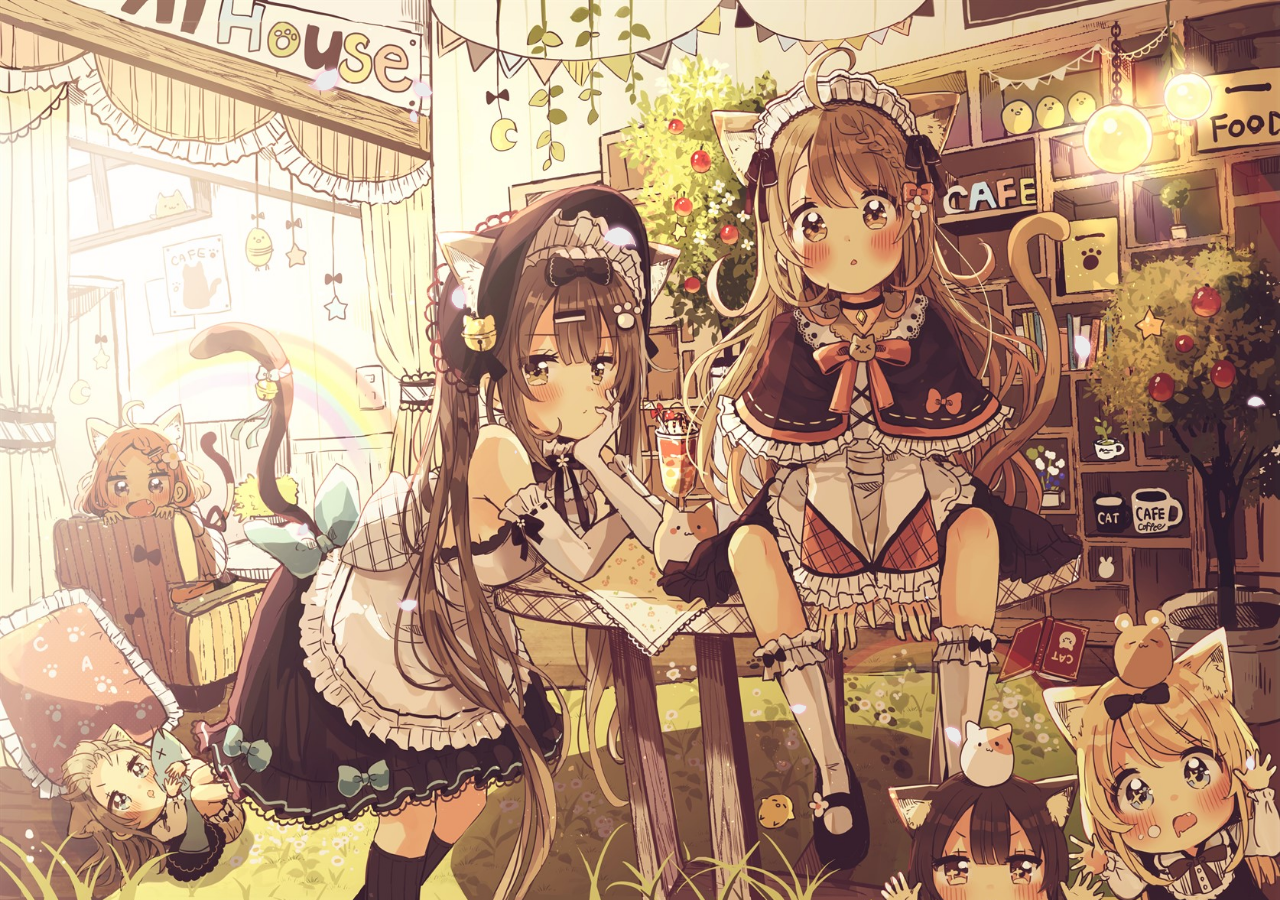
<file: templates/home.html>
<!DOCTYPE html>
<html lang="en">
<head>
    <meta charset="UTF-8">
    <meta http-equiv="X-UA-Compatible" content="IE=edge">
    <meta name="viewport" content="width=device-width, initial-scale=1.0">
    <link rel="stylesheet" href="../statics/css/home.css">
    <title>Welcome</title>
</head>
<body>
    <!-- 飘雪效果 -->
    <script type="text/javascript" src="../statics/js/sakura.js"></script>

    <!-- 音乐播放器 -->
    
</body>
</html>
</file>
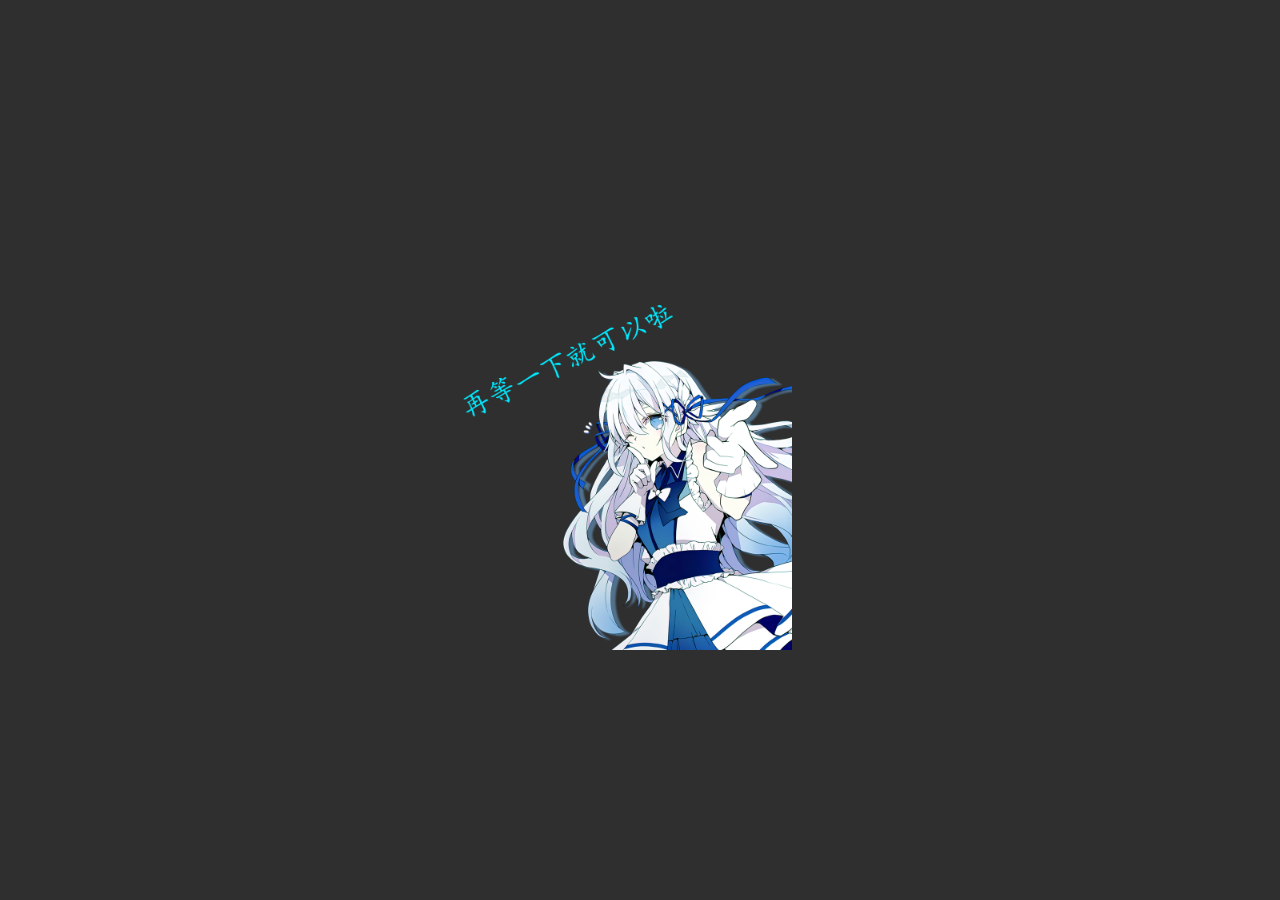
<file: templates/loading.html>
<!DOCTYPE html>
<html lang="zh-cmn-Hans">

<head>
    <title>Loading...</title>
    <meta charset="UTF-8">
    <!--
    <link rel="icon" href="../statics/ico/loadingico.jpeg">
    <link rel="stylesheet" href="../statics/css/home.css"> 
    -->

    <style type="text/css">

    #v4-pre-loaded {
        background-color: #2f2f2f;
        position: fixed;
        top: 0;
        left: 0;
        right: 0;
        bottom: 0;
        overflow: hidden;
        z-index: 99999999;
        text-align: center;
        -webkit-transition: all 1s linear;
        transition: all 1s linear
    }

    #v4-pre-loaded:before,#v4-pre-loaded .loading {
        display: inline-block;
        vertical-align: middle
    }

    #v4-pre-loaded:before {
        content: '';
        height: 100%
    }

    #v4-pre-loaded .loading {
        width: 380px;
        height: 400px;
        background: url(../statics/bg/loading.png) 100% no-repeat;
        background-size: cover;
        background-position: -40px center;
        -webkit-transition: all 1s linear;
        transition: all 1s linear;
        -webkit-animation: loadingInit 1.7s cubic-bezier(.455, .03, .515, .955) infinite;
                animation: loadingInit 1.7s cubic-bezier(.455, .03, .515, .955) infinite; 
    }

    @-webkit-keyframes loadingInit {
        from, to {
        -webkit-transform: translateY(-25vh) scaleY(1.02);
                transform: translateY(-25vh) scaleY(1.02);
        }
        80% {
        -webkit-transform: translateY(5vh) scaleY(.98);
                transform: translateY(5vh) scaleY(.98);
        }
    }

    @keyframes loadingInit {
        from, to {
        -webkit-transform: translateY(-25vh) scaleY(1.02);
                transform: translateY(-25vh) scaleY(1.02);
        }
        80% {
        -webkit-transform: translateY(5vh) scaleY(.98);
                transform: translateY(5vh) scaleY(.98);
        }
    }

    #v4-pre-loaded.hide {
        opacity: 0;
        visibility: hidden
    }

    </style>
</head>
<body>
     
<div id="v4-pre-loaded">
    <div class="loading"></div>
</div>
</body>
</html>
</file>
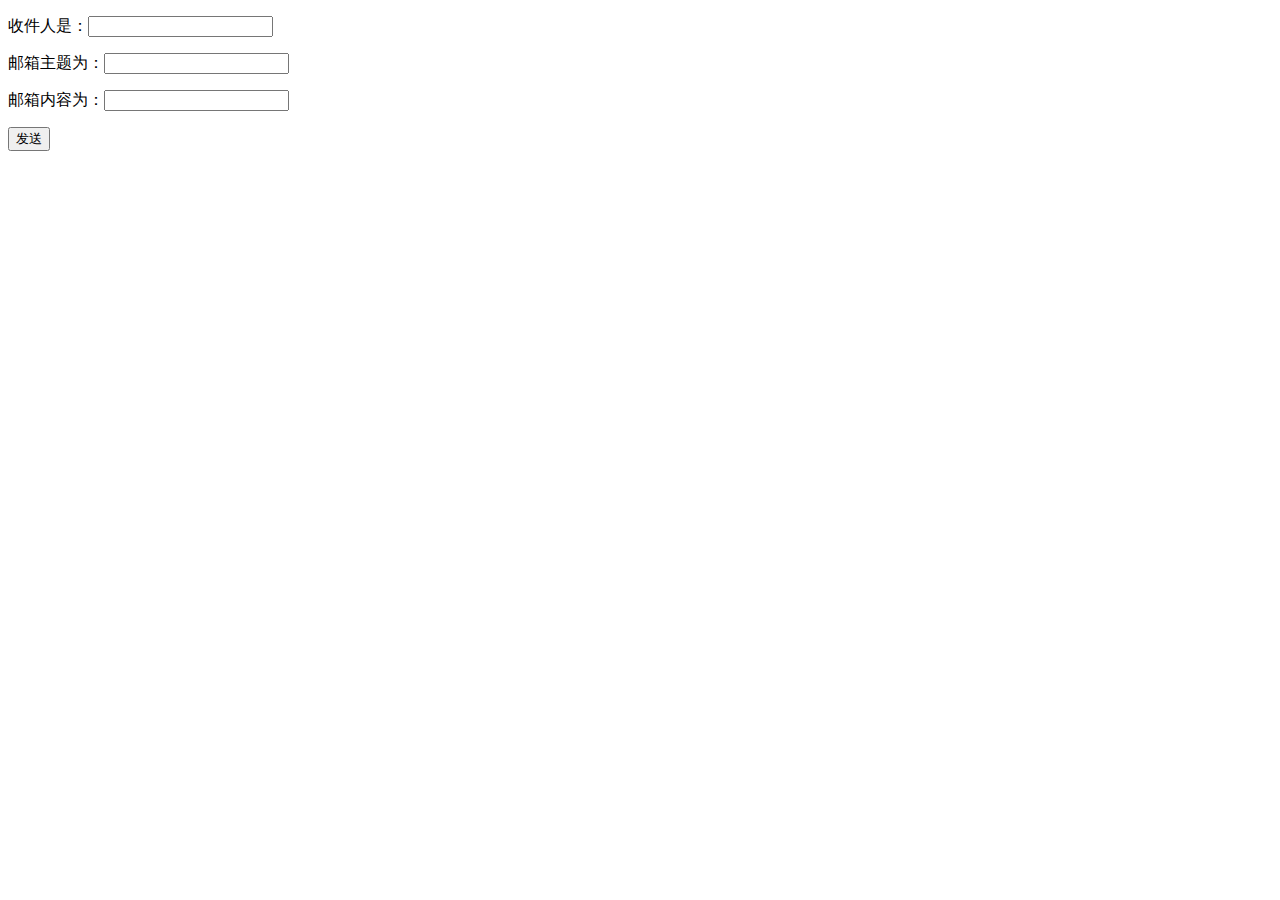
<file: mail_test/templates/write.html>
<!DOCTYPE html>
<html lang="en">
<head>
    <meta charset="UTF-8">
    <title>Title</title>
</head>
<body>
    <form action="{{ url_for('send_mail') }}" method="post">
        <p>收件人是：<input type="text" name="username"></p>
        <p>邮箱主题为：<input type="text" name="theme"></p>
        <p>邮箱内容为：<input type="text" name="content"></p>
        <p><input type="submit" value="发送"></p>
    </form>
</body>
</html>
</file>
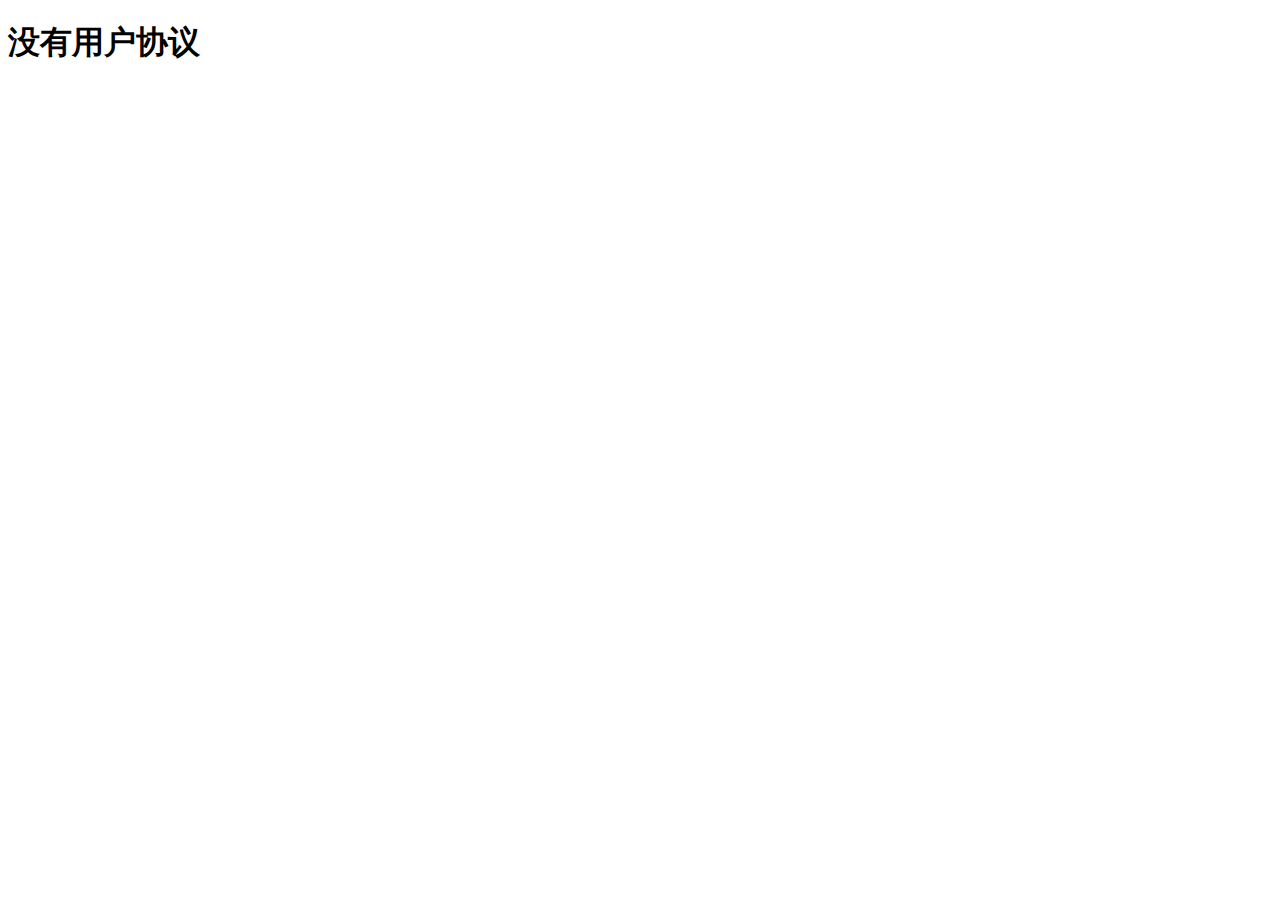
<file: my_app/templates/agreement.html>
<!DOCTYPE html>
<html lang="en">
<head>
    <meta charset="UTF-8">
    <meta http-equiv="X-UA-Compatible" content="IE=edge">
    <meta name="viewport" content="width=device-width, initial-scale=1.0">
    <title>Subscriber Agreement</title>
</head>

<body>
    <h1>没有用户协议</h1>
</body>
</html>
</file>
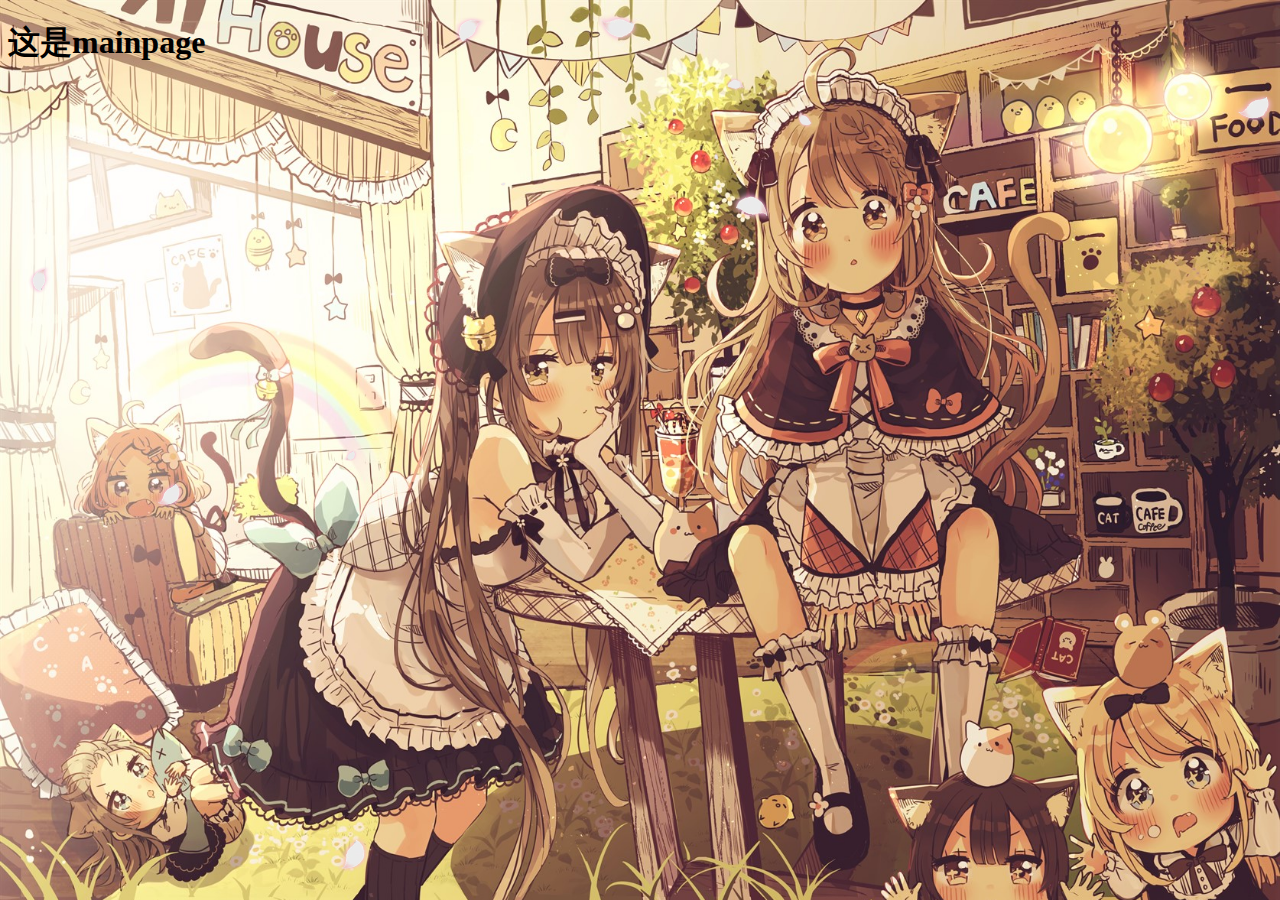
<file: my_app/templates/blogpage.html>
<!DOCTYPE html>
<html lang="en">
<head>
    <meta charset="UTF-8">
    <meta http-equiv="X-UA-Compatible" content="IE=edge">
    <meta name="viewport" content="width=device-width, initial-scale=1.0">

    <link rel="stylesheet" href="../static/css/home.css">
    <title>Welcome</title>
</head>

<body>
    <!-- 飘雪效果 -->
    <script type="text/javascript" src="../static/js/sakura.js"></script>
    <h1>这是mainpage</h1>
</body>
</html>
</file>
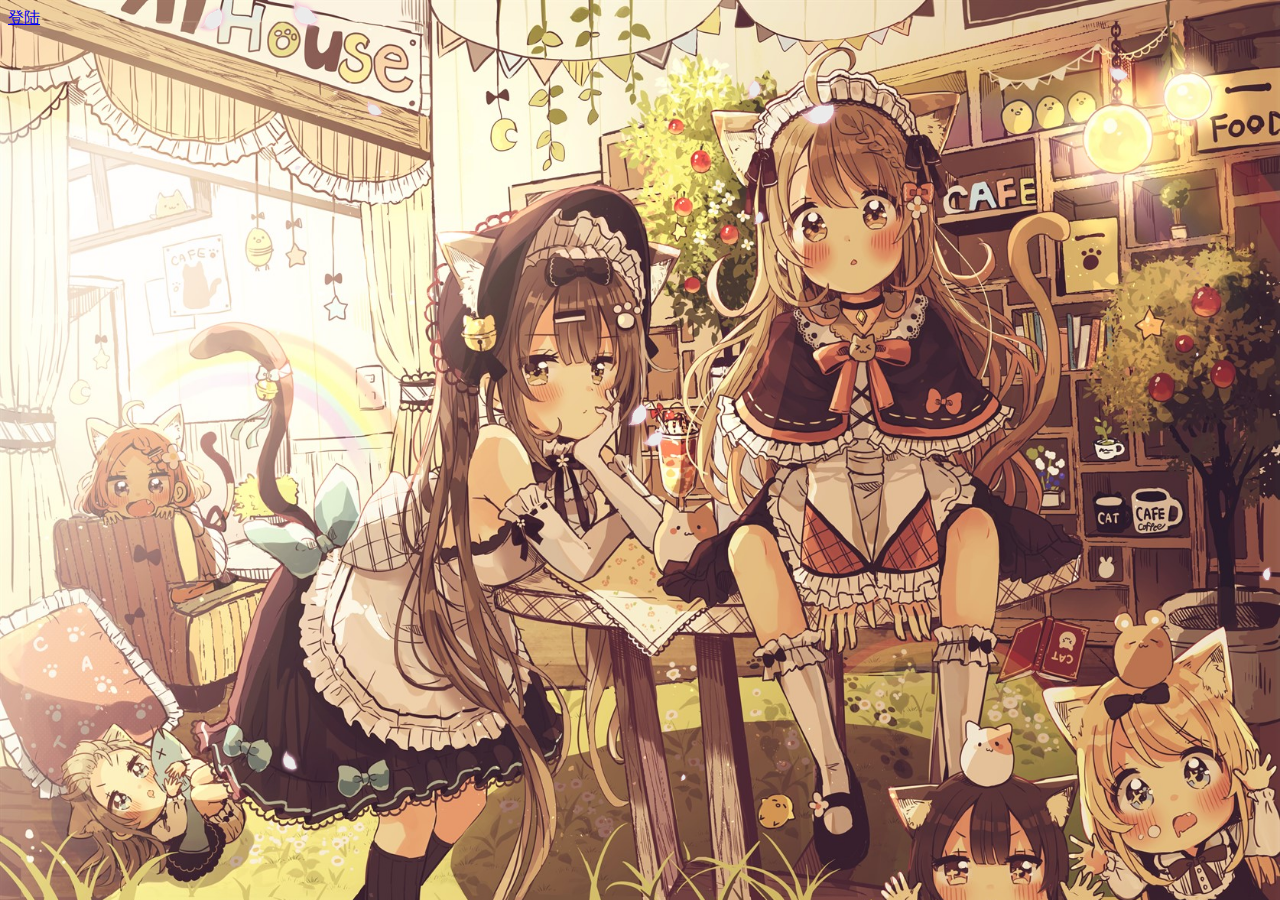
<file: my_app/templates/home.html>
<!DOCTYPE html>
<html lang="en">
<head>
    <meta charset="UTF-8">
    <meta http-equiv="X-UA-Compatible" content="IE=edge">
    <meta name="viewport" content="width=device-width, initial-scale=1.0">

    <link rel="stylesheet" href="../static/css/home.css">
    <title>Welcome</title>
</head>

<body>
    <!-- 飘雪效果 -->
    <script type="text/javascript" src="../static/js/sakura.js"></script>

    <!-- 跳转至登陆界面 -->
    <div class="button">
        <a href="login">登陆</a>
    </div>
    <!-- 音乐播放器 -->
</body>
</html>
</file>
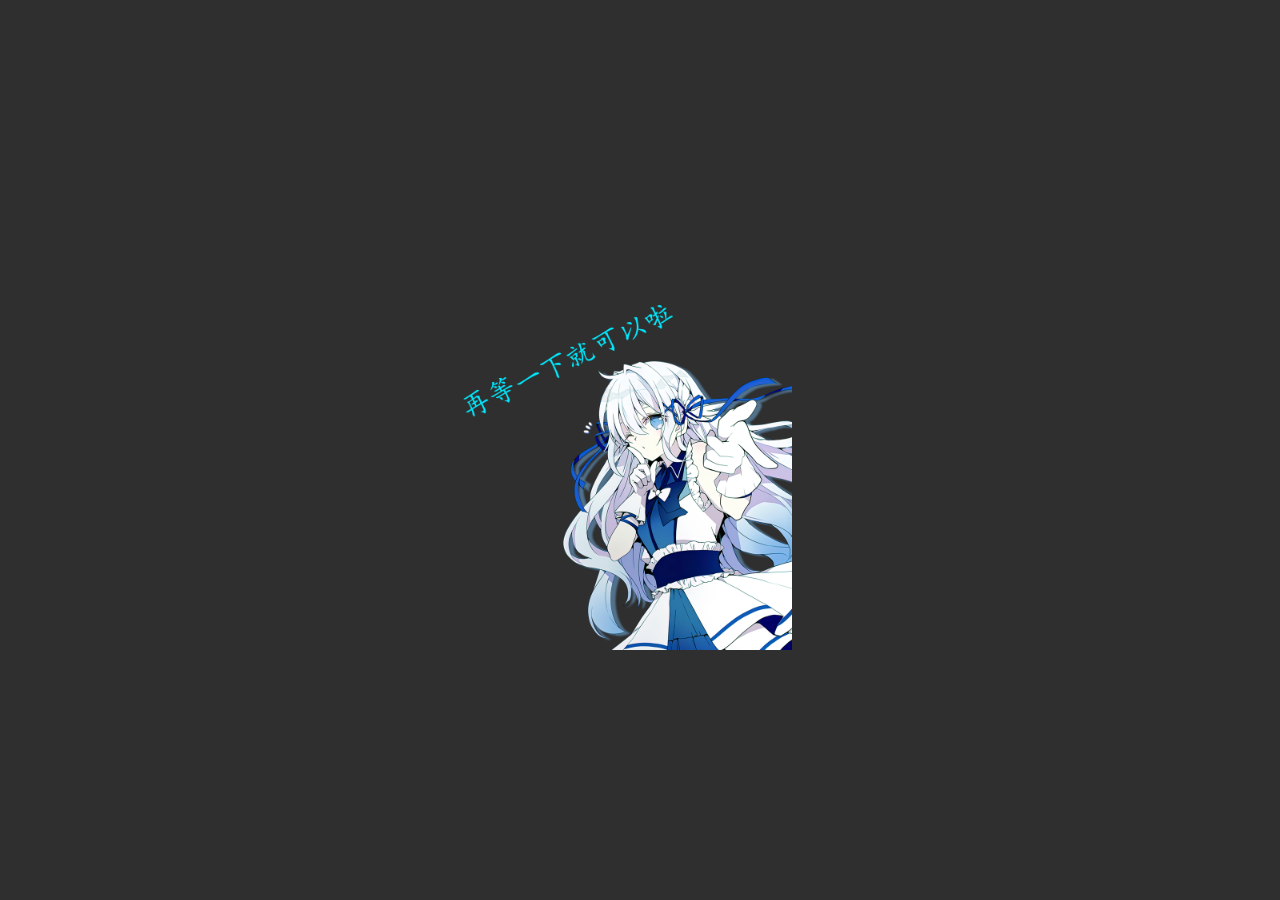
<file: my_app/templates/loading.html>
<!DOCTYPE html>
<html lang="zh-cmn-Hans">

<head>
    <title>Loading...</title>
    <meta charset="UTF-8">
    <meta http-equiv="X-UA-Compatible" content="IE=edge">
    <meta name="viewport" content="width=device-width, initial-scale=1.0">
    <!-- <link rel="icon" href="../static/ico/loadingico.jpeg">
    <link rel="stylesheet" href="../static/css/home.css">  -->

    <style type="text/css">

    #v4-pre-loaded {
        background-color: #2f2f2f;
        position: fixed;
        top: 0;
        left: 0;
        right: 0;
        bottom: 0;
        overflow: hidden;
        z-index: 99999999;
        text-align: center;
        -webkit-transition: all 1s linear;
        transition: all 1s linear
    }

    #v4-pre-loaded:before,#v4-pre-loaded .loading {
        display: inline-block;
        vertical-align: middle
    }

    #v4-pre-loaded:before {
        content: '';
        height: 100%
    }

    #v4-pre-loaded .loading {
        width: 380px;
        height: 400px;
        background: url(../static/bg/loading.png) 100% no-repeat;
        background-size: cover;
        background-position: -40px center;
        -webkit-transition: all 1s linear;
        transition: all 1s linear;
        -webkit-animation: loadingInit 1.7s cubic-bezier(.455, .03, .515, .955) infinite;
                animation: loadingInit 1.7s cubic-bezier(.455, .03, .515, .955) infinite; 
    }

    @-webkit-keyframes loadingInit {
        from, to {
        -webkit-transform: translateY(-25vh) scaleY(1.02);
                transform: translateY(-25vh) scaleY(1.02);
        }
        80% {
        -webkit-transform: translateY(5vh) scaleY(.98);
                transform: translateY(5vh) scaleY(.98);
        }
    }

    @keyframes loadingInit {
        from, to {
        -webkit-transform: translateY(-25vh) scaleY(1.02);
                transform: translateY(-25vh) scaleY(1.02);
        }
        80% {
        -webkit-transform: translateY(5vh) scaleY(.98);
                transform: translateY(5vh) scaleY(.98);
        }
    }

    #v4-pre-loaded.hide {
        opacity: 0;
        visibility: hidden
    }

    </style>
</head>
<body>
     
<div id="v4-pre-loaded">
    <div class="loading"></div>
</div>
</body>
</html>
</file>
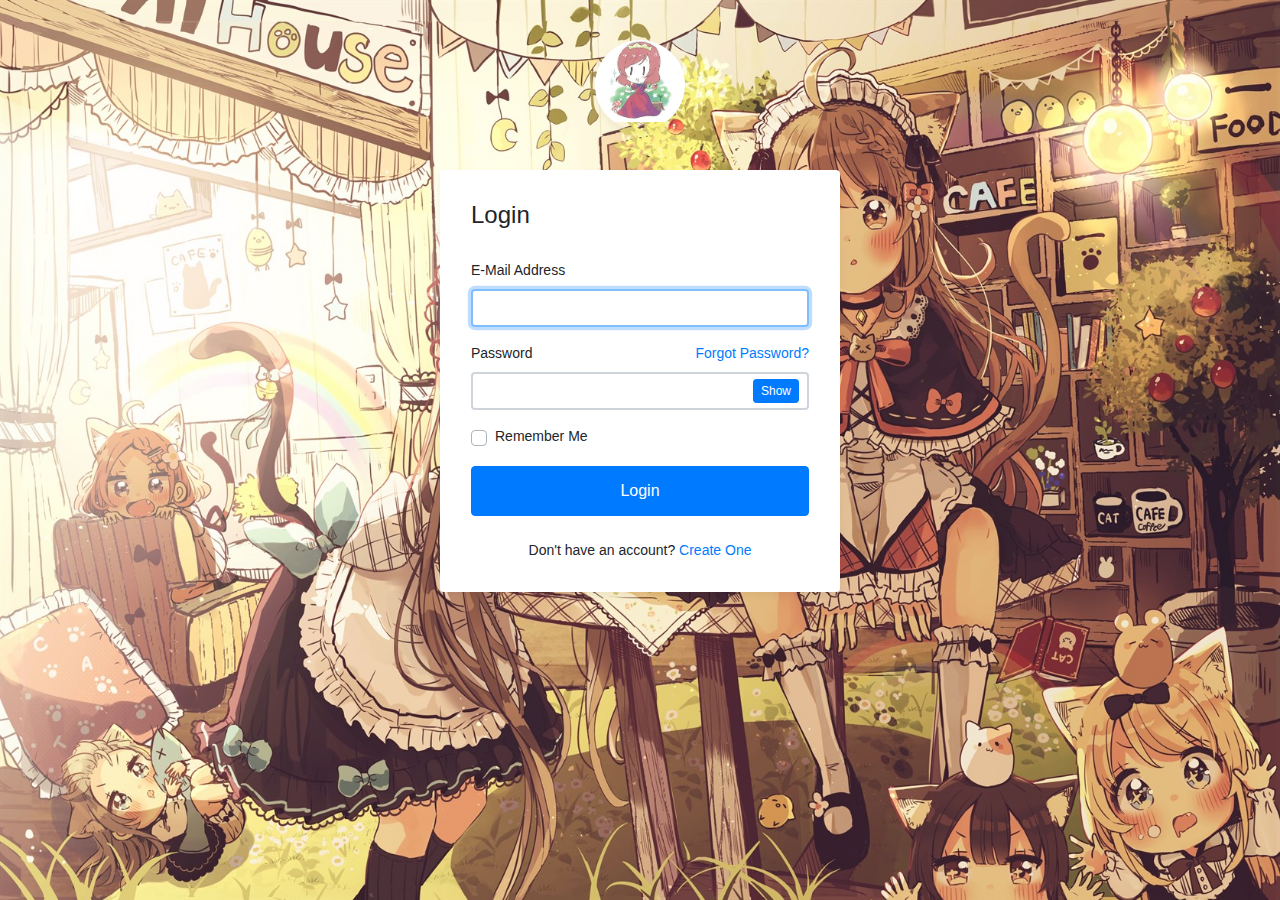
<file: my_app/templates/login.html>
<!DOCTYPE html>
<html lang="en">
<head>
    <meta charset="UTF-8">
    <meta name="viewport" content="width=device-width, initial-scale=1.0">

    <link rel="stylesheet" href="../static/css/common/bootstrap.min.css">
    <link rel="stylesheet" href="../static/css/login.css">
    <title>Login Page</title>

</head>

<body class="my-login-page">
	<section class="h-100">
		<div class="container h-100">
			<div class="row justify-content-md-center h-100">
				<div class="card-wrapper">
					<div class="brand">
						<img src="../static/bg/loginlogo.jpeg" alt="logo">
					</div>

					<div class="card fat">
						<div class="card-body">
							<h4 class="card-title">Login</h4>
							<form method="POST" class="my-login-validation" novalidate="">
								<div class="form-group">
									<label for="email">E-Mail Address</label>
									<input id="email" type="email" class="form-control" name="email" value="" required autofocus>
									<div class="invalid-feedback">
										Email is invalid
									</div>
								</div>

								<div class="form-group">
									<label for="password">Password
										<a href="forgot.html" class="float-right">
											Forgot Password?
										</a>
									</label>
									<input id="password" type="password" class="form-control" name="password" required data-eye>
								    <div class="invalid-feedback">
								    	Password is required
							    	</div>
								</div>

								<div class="form-group">
									<div class="custom-checkbox custom-control">
										<input type="checkbox" name="remember" id="remember" class="custom-control-input">
										<label for="remember" class="custom-control-label">Remember Me</label>
									</div>
								</div>

								<div class="form-group m-0">
									<button type="submit" class="btn btn-primary btn-block">
										Login
									</button>
								</div>
								<div class="mt-4 text-center">
									Don't have an account?  <a href="register.html"> Create One</a>
								</div>
							</form>
						</div>
					</div>
					<!-- <div class="footer">
						Copyright
					</div> -->
				</div>
			</div>
		</div>
	</section>

    <script src="../static/js/common/bootstrap.min.js"></script>
    <script src="../static/js/common/popper.min.js"></script>
    <script src="../static/js/common/jquery-3.3.1.slim.min.js"></script>
    <script src="../static/js/login.js"></script>

</html>
</file>
<file: statics/css/home.css>
body{
    background: url(../bg/wallpaper.jpg) no-repeat;
    background-size: cover;
    background-attachment: fixed;
}
</file>
<file: my_app/static/css/home.css>
@charset "utf-8";

body{
    background: url(../bg/wallpaper.jpg) no-repeat;
    background-size: cover;
    background-attachment: fixed;
}
</file>
<file: my_app/static/css/login.css>
html,body {
	height: 100%;
    background: url(../bg/wallpaper.jpg) no-repeat;
    background-size: cover;
    background-attachment: fixed;
}

body.my-login-page {
	background-color: #f7f9fb;
	font-size: 14px;
}

.my-login-page .brand {
	width: 90px;
	height: 90px;
	overflow: hidden;
	border-radius: 50%;
	margin: 40px auto;
	box-shadow: 0 4px 8px rgba(0,0,0,.05);
	position: relative;
	z-index: 1;
}

.my-login-page .brand img {
	width: 100%;
}

.my-login-page .card-wrapper {
	width: 400px;
}

.my-login-page .card {
	border-color: transparent;
	box-shadow: 0 4px 8px rgba(0,0,0,.05);
}

.my-login-page .card.fat {
	padding: 10px;
}

.my-login-page .card .card-title {
	margin-bottom: 30px;
}

.my-login-page .form-control {
	border-width: 2.3px;
}

.my-login-page .form-group label {
	width: 100%;
}

.my-login-page .btn.btn-block {
	padding: 12px 10px;
}

.my-login-page .footer {
	margin: 40px 0;
	color: #888;
	text-align: center;
}

@media screen and (max-width: 425px) {
	.my-login-page .card-wrapper {
		width: 90%;
		margin: 0 auto;
	}
}

@media screen and (max-width: 320px) {
	.my-login-page .card.fat {
		padding: 0;
	}

	.my-login-page .card.fat .card-body {
		padding: 15px;
	}
}
</file>
